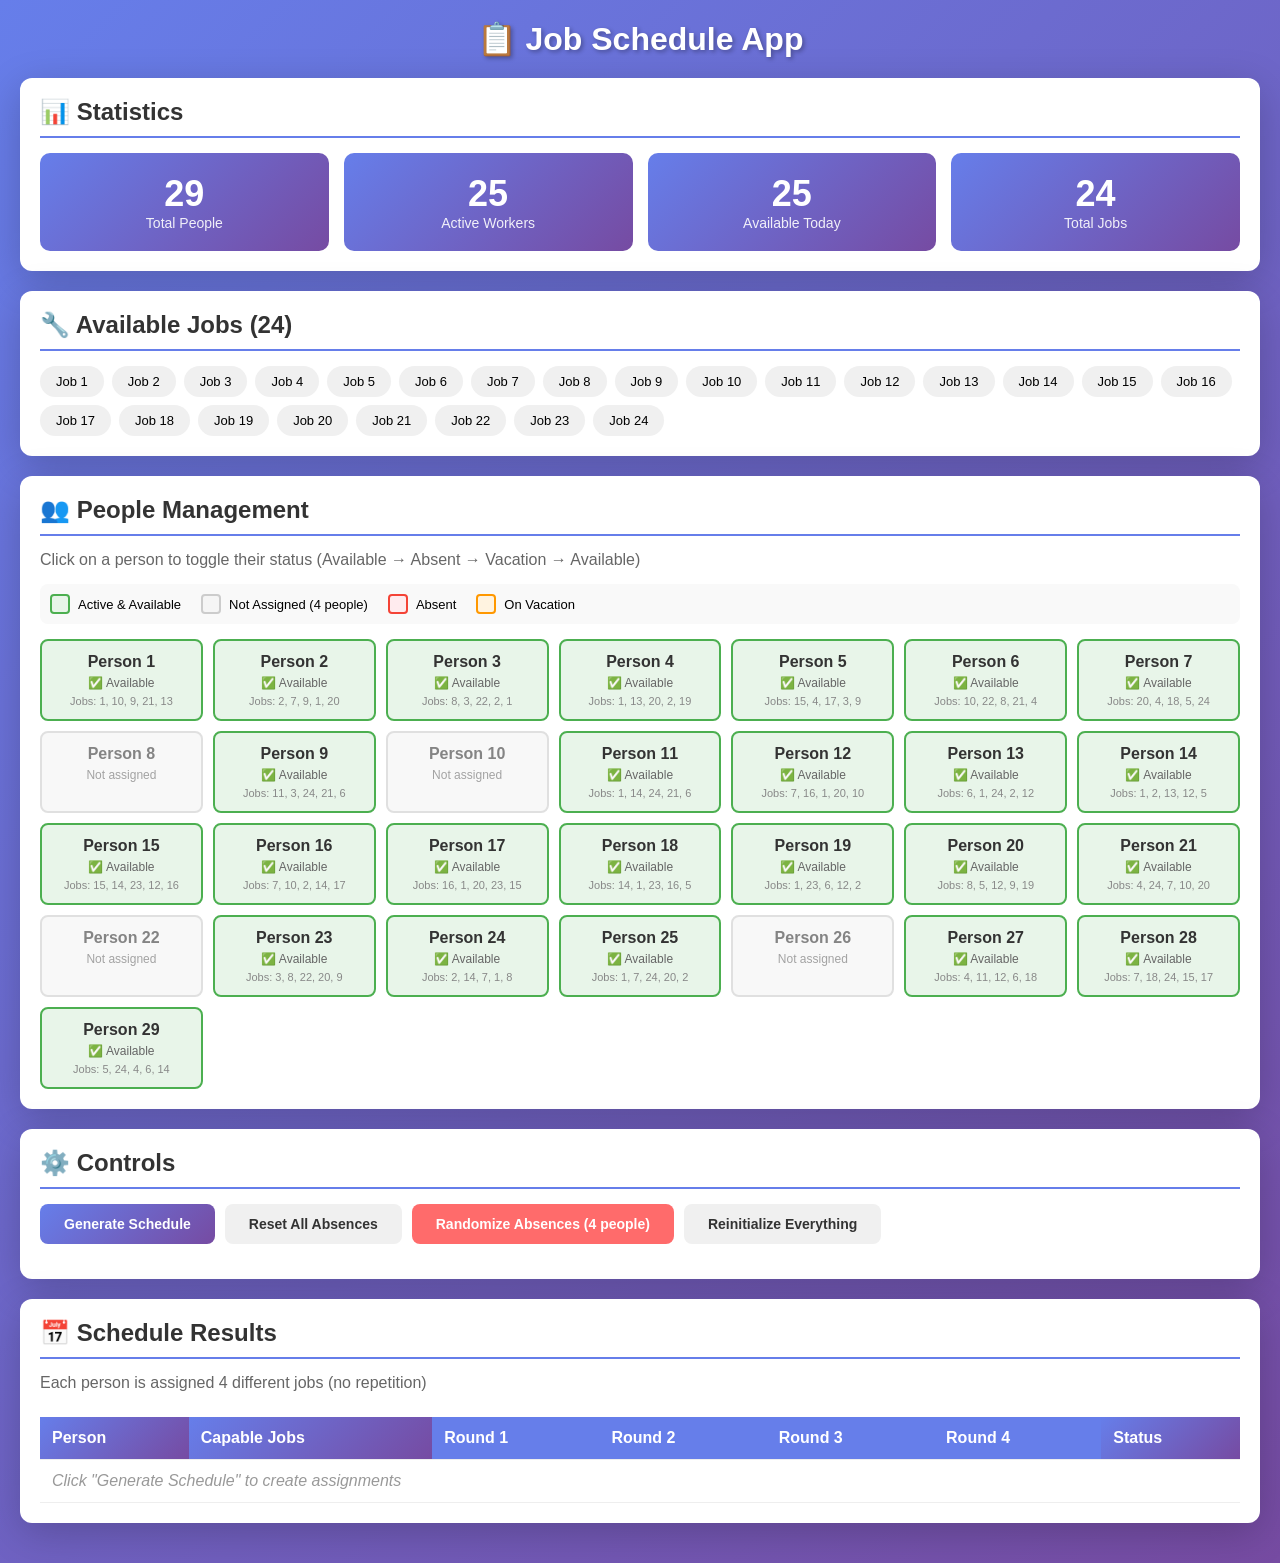
<file: job-scheduler/index.html>
<!DOCTYPE html>
<html lang="en">
<head>
    <meta charset="UTF-8">
    <meta name="viewport" content="width=device-width, initial-scale=1.0">
    <title>Job Schedule App</title>
    <style>
        * {
            box-sizing: border-box;
            margin: 0;
            padding: 0;
        }

        body {
            font-family: 'Segoe UI', Tahoma, Geneva, Verdana, sans-serif;
            background: linear-gradient(135deg, #667eea 0%, #764ba2 100%);
            min-height: 100vh;
            padding: 20px;
        }

        .container {
            max-width: 1400px;
            margin: 0 auto;
        }

        h1 {
            text-align: center;
            color: white;
            margin-bottom: 20px;
            text-shadow: 2px 2px 4px rgba(0,0,0,0.3);
        }

        .panel {
            background: white;
            border-radius: 12px;
            padding: 20px;
            margin-bottom: 20px;
            box-shadow: 0 10px 40px rgba(0,0,0,0.2);
        }

        .panel h2 {
            color: #333;
            margin-bottom: 15px;
            border-bottom: 2px solid #667eea;
            padding-bottom: 10px;
        }

        .controls {
            display: flex;
            gap: 10px;
            flex-wrap: wrap;
            margin-bottom: 15px;
        }

        button {
            padding: 12px 24px;
            border: none;
            border-radius: 8px;
            cursor: pointer;
            font-size: 14px;
            font-weight: 600;
            transition: all 0.3s ease;
        }

        .btn-primary {
            background: linear-gradient(135deg, #667eea 0%, #764ba2 100%);
            color: white;
        }

        .btn-primary:hover {
            transform: translateY(-2px);
            box-shadow: 0 5px 20px rgba(102, 126, 234, 0.4);
        }

        .btn-secondary {
            background: #f0f0f0;
            color: #333;
        }

        .btn-secondary:hover {
            background: #e0e0e0;
        }

        .btn-danger {
            background: #ff6b6b;
            color: white;
        }

        .btn-danger:hover {
            background: #ee5a5a;
        }

        .people-grid {
            display: grid;
            grid-template-columns: repeat(auto-fill, minmax(150px, 1fr));
            gap: 10px;
            margin-top: 15px;
        }

        .person-card {
            padding: 12px;
            border-radius: 8px;
            text-align: center;
            cursor: pointer;
            transition: all 0.3s ease;
            border: 2px solid transparent;
        }

        .person-card.active {
            background: #e8f5e9;
            border-color: #4caf50;
        }

        .person-card.inactive {
            background: #f5f5f5;
            border-color: #ccc;
            opacity: 0.6;
        }

        .person-card.absent {
            background: #ffebee;
            border-color: #f44336;
        }

        .person-card.vacation {
            background: #fff3e0;
            border-color: #ff9800;
        }

        .person-card:hover {
            transform: scale(1.05);
        }

        .person-name {
            font-weight: 600;
            color: #333;
        }

        .person-status {
            font-size: 12px;
            color: #666;
            margin-top: 5px;
        }

        .person-jobs {
            font-size: 11px;
            color: #888;
            margin-top: 5px;
        }

        .legend {
            display: flex;
            gap: 20px;
            flex-wrap: wrap;
            margin-top: 15px;
            padding: 10px;
            background: #f9f9f9;
            border-radius: 8px;
        }

        .legend-item {
            display: flex;
            align-items: center;
            gap: 8px;
            font-size: 13px;
        }

        .legend-color {
            width: 20px;
            height: 20px;
            border-radius: 4px;
        }

        table {
            width: 100%;
            border-collapse: collapse;
            margin-top: 15px;
        }

        th, td {
            padding: 12px;
            text-align: left;
            border-bottom: 1px solid #eee;
        }

        th {
            background: linear-gradient(135deg, #667eea 0%, #764ba2 100%);
            color: white;
            font-weight: 600;
        }

        tr:hover {
            background: #f5f5f5;
        }

        .job-badge {
            display: inline-block;
            padding: 4px 10px;
            border-radius: 20px;
            font-size: 12px;
            margin: 2px;
            background: #e3f2fd;
            color: #1976d2;
        }

        .job-badge.assigned {
            background: #c8e6c9;
            color: #2e7d32;
        }

        .no-assignment {
            color: #999;
            font-style: italic;
        }

        .stats {
            display: grid;
            grid-template-columns: repeat(auto-fit, minmax(200px, 1fr));
            gap: 15px;
            margin-top: 15px;
        }

        .stat-card {
            background: linear-gradient(135deg, #667eea 0%, #764ba2 100%);
            color: white;
            padding: 20px;
            border-radius: 10px;
            text-align: center;
        }

        .stat-number {
            font-size: 36px;
            font-weight: bold;
        }

        .stat-label {
            font-size: 14px;
            opacity: 0.9;
        }

        .jobs-list {
            display: flex;
            flex-wrap: wrap;
            gap: 8px;
            margin-top: 10px;
        }

        .job-item {
            padding: 8px 16px;
            background: #f0f0f0;
            border-radius: 20px;
            font-size: 13px;
        }

        .schedule-table-container {
            overflow-x: auto;
        }

        .round-header {
            background: #667eea !important;
        }

        @media (max-width: 768px) {
            .people-grid {
                grid-template-columns: repeat(auto-fill, minmax(120px, 1fr));
            }
        }
    </style>
</head>
<body>
    <div class="container">
        <h1>📋 Job Schedule App</h1>

        <!-- Stats Panel -->
        <div class="panel">
            <h2>📊 Statistics</h2>
            <div class="stats" id="stats">
                <div class="stat-card">
                    <div class="stat-number" id="total-people">29</div>
                    <div class="stat-label">Total People</div>
                </div>
                <div class="stat-card">
                    <div class="stat-number" id="active-workers">25</div>
                    <div class="stat-label">Active Workers</div>
                </div>
                <div class="stat-card">
                    <div class="stat-number" id="available-workers">25</div>
                    <div class="stat-label">Available Today</div>
                </div>
                <div class="stat-card">
                    <div class="stat-number" id="total-jobs">24</div>
                    <div class="stat-label">Total Jobs</div>
                </div>
            </div>
        </div>

        <!-- Jobs Panel -->
        <div class="panel">
            <h2>🔧 Available Jobs (24)</h2>
            <div class="jobs-list" id="jobs-list"></div>
        </div>

        <!-- People Panel -->
        <div class="panel">
            <h2>👥 People Management</h2>
            <p style="color: #666; margin-bottom: 10px;">Click on a person to toggle their status (Available → Absent → Vacation → Available)</p>
            <div class="legend">
                <div class="legend-item">
                    <div class="legend-color" style="background: #e8f5e9; border: 2px solid #4caf50;"></div>
                    <span>Active & Available</span>
                </div>
                <div class="legend-item">
                    <div class="legend-color" style="background: #f5f5f5; border: 2px solid #ccc;"></div>
                    <span>Not Assigned (4 people)</span>
                </div>
                <div class="legend-item">
                    <div class="legend-color" style="background: #ffebee; border: 2px solid #f44336;"></div>
                    <span>Absent</span>
                </div>
                <div class="legend-item">
                    <div class="legend-color" style="background: #fff3e0; border: 2px solid #ff9800;"></div>
                    <span>On Vacation</span>
                </div>
            </div>
            <div class="people-grid" id="people-grid"></div>
        </div>

        <!-- Controls Panel -->
        <div class="panel">
            <h2>⚙️ Controls</h2>
            <div class="controls">
                <button class="btn-primary" onclick="generateSchedule()">Generate Schedule</button>
                <button class="btn-secondary" onclick="resetAbsences()">Reset All Absences</button>
                <button class="btn-danger" onclick="randomizeAbsences()">Randomize Absences (4 people)</button>
                <button class="btn-secondary" onclick="reinitialize()">Reinitialize Everything</button>
            </div>
        </div>

        <!-- Schedule Results Panel -->
        <div class="panel">
            <h2>📅 Schedule Results</h2>
            <p style="color: #666; margin-bottom: 10px;">Each person is assigned 4 different jobs (no repetition)</p>
            <div class="schedule-table-container">
                <table id="schedule-table">
                    <thead>
                        <tr>
                            <th>Person</th>
                            <th>Capable Jobs</th>
                            <th class="round-header">Round 1</th>
                            <th class="round-header">Round 2</th>
                            <th class="round-header">Round 3</th>
                            <th class="round-header">Round 4</th>
                            <th>Status</th>
                        </tr>
                    </thead>
                    <tbody id="schedule-body">
                    </tbody>
                </table>
            </div>
        </div>
    </div>

    <script>
        // Configuration
        const TOTAL_PEOPLE = 29;
        const ACTIVE_WORKERS = 25;
        const TOTAL_JOBS = 24;
        const JOBS_PER_PERSON = 5;
        const ROUNDS = 4;

        // State
        let people = [];
        let jobs = [];
        let schedule = [];

        // Initialize the application
        function init() {
            // Create 24 jobs
            jobs = [];
            for (let i = 1; i <= TOTAL_JOBS; i++) {
                jobs.push({
                    id: i,
                    name: `Job ${i}`
                });
            }

            // Create 29 people
            people = [];
            for (let i = 1; i <= TOTAL_PEOPLE; i++) {
                people.push({
                    id: i,
                    name: `Person ${i}`,
                    isActiveWorker: false,
                    capableJobs: [],
                    status: 'available' // available, absent, vacation
                });
            }

            // Randomly select 25 people to be active workers
            const shuffledIndices = [...Array(TOTAL_PEOPLE).keys()].sort(() => Math.random() - 0.5);
            const activeIndices = shuffledIndices.slice(0, ACTIVE_WORKERS);

            activeIndices.forEach(index => {
                people[index].isActiveWorker = true;
                // Randomly assign 5 jobs to each active worker
                const shuffledJobs = [...jobs].sort(() => Math.random() - 0.5);
                people[index].capableJobs = shuffledJobs.slice(0, JOBS_PER_PERSON).map(j => j.id);
            });

            renderAll();
        }

        // Render all UI components
        function renderAll() {
            renderJobs();
            renderPeople();
            renderStats();
            clearSchedule();
        }

        // Render jobs list
        function renderJobs() {
            const container = document.getElementById('jobs-list');
            container.innerHTML = jobs.map(job =>
                `<div class="job-item">${job.name}</div>`
            ).join('');
        }

        // Render people grid
        function renderPeople() {
            const container = document.getElementById('people-grid');
            container.innerHTML = people.map(person => {
                let statusClass = person.isActiveWorker ? 'active' : 'inactive';
                if (person.isActiveWorker) {
                    if (person.status === 'absent') statusClass = 'absent';
                    else if (person.status === 'vacation') statusClass = 'vacation';
                }

                let statusText = '';
                if (!person.isActiveWorker) {
                    statusText = 'Not assigned';
                } else if (person.status === 'absent') {
                    statusText = '❌ Absent';
                } else if (person.status === 'vacation') {
                    statusText = '🏖️ Vacation';
                } else {
                    statusText = '✅ Available';
                }

                const jobsText = person.isActiveWorker
                    ? `Jobs: ${person.capableJobs.join(', ')}`
                    : '';

                return `
                    <div class="person-card ${statusClass}" onclick="togglePersonStatus(${person.id})">
                        <div class="person-name">${person.name}</div>
                        <div class="person-status">${statusText}</div>
                        <div class="person-jobs">${jobsText}</div>
                    </div>
                `;
            }).join('');
        }

        // Toggle person status
        function togglePersonStatus(personId) {
            const person = people.find(p => p.id === personId);
            if (!person || !person.isActiveWorker) return;

            const states = ['available', 'absent', 'vacation'];
            const currentIndex = states.indexOf(person.status);
            person.status = states[(currentIndex + 1) % states.length];

            renderPeople();
            renderStats();
        }

        // Render statistics
        function renderStats() {
            document.getElementById('total-people').textContent = TOTAL_PEOPLE;
            document.getElementById('active-workers').textContent = ACTIVE_WORKERS;
            document.getElementById('total-jobs').textContent = TOTAL_JOBS;

            const availableCount = people.filter(p => p.isActiveWorker && p.status === 'available').length;
            document.getElementById('available-workers').textContent = availableCount;
        }

        // Clear schedule table
        function clearSchedule() {
            document.getElementById('schedule-body').innerHTML = `
                <tr>
                    <td colspan="7" class="no-assignment">Click "Generate Schedule" to create assignments</td>
                </tr>
            `;
        }

        // Generate schedule
        function generateSchedule() {
            const availableWorkers = people.filter(p => p.isActiveWorker && p.status === 'available');

            if (availableWorkers.length === 0) {
                alert('No available workers! Please make sure at least one worker is available.');
                return;
            }

            // For each worker, assign 4 different jobs from their capable jobs
            schedule = availableWorkers.map(worker => {
                const assignedJobs = [];
                const availableJobs = [...worker.capableJobs];

                // Assign up to 4 jobs without repetition
                for (let round = 0; round < ROUNDS && availableJobs.length > 0; round++) {
                    const randomIndex = Math.floor(Math.random() * availableJobs.length);
                    assignedJobs.push(availableJobs[randomIndex]);
                    availableJobs.splice(randomIndex, 1);
                }

                return {
                    person: worker,
                    assignments: assignedJobs
                };
            });

            renderSchedule();
        }

        // Render schedule table
        function renderSchedule() {
            const tbody = document.getElementById('schedule-body');

            // Include all active workers in the table
            const activeWorkers = people.filter(p => p.isActiveWorker);

            tbody.innerHTML = activeWorkers.map(worker => {
                const workerSchedule = schedule.find(s => s.person.id === worker.id);

                let statusBadge = '';
                let roundsHtml = '';

                if (worker.status === 'absent') {
                    statusBadge = '<span style="color: #f44336;">❌ Absent</span>';
                    roundsHtml = '<td colspan="4" class="no-assignment">Not available - Absent</td>';
                } else if (worker.status === 'vacation') {
                    statusBadge = '<span style="color: #ff9800;">🏖️ Vacation</span>';
                    roundsHtml = '<td colspan="4" class="no-assignment">Not available - On Vacation</td>';
                } else if (workerSchedule) {
                    statusBadge = '<span style="color: #4caf50;">✅ Scheduled</span>';
                    roundsHtml = [0, 1, 2, 3].map(round => {
                        if (workerSchedule.assignments[round]) {
                            return `<td><span class="job-badge assigned">Job ${workerSchedule.assignments[round]}</span></td>`;
                        }
                        return `<td class="no-assignment">-</td>`;
                    }).join('');
                } else {
                    statusBadge = '<span style="color: #999;">⏳ Pending</span>';
                    roundsHtml = '<td colspan="4" class="no-assignment">Generate schedule to assign</td>';
                }

                const capableJobsBadges = worker.capableJobs
                    .map(j => `<span class="job-badge">Job ${j}</span>`)
                    .join('');

                // Adjust column span for absent/vacation
                if (worker.status === 'absent' || worker.status === 'vacation' || !workerSchedule) {
                    return `
                        <tr>
                            <td><strong>${worker.name}</strong></td>
                            <td>${capableJobsBadges}</td>
                            ${roundsHtml}
                            <td>${statusBadge}</td>
                        </tr>
                    `;
                }

                return `
                    <tr>
                        <td><strong>${worker.name}</strong></td>
                        <td>${capableJobsBadges}</td>
                        ${roundsHtml}
                        <td>${statusBadge}</td>
                    </tr>
                `;
            }).join('');

            // Add non-active workers at the bottom
            const inactiveWorkers = people.filter(p => !p.isActiveWorker);
            if (inactiveWorkers.length > 0) {
                tbody.innerHTML += inactiveWorkers.map(worker => `
                    <tr style="opacity: 0.5;">
                        <td><strong>${worker.name}</strong></td>
                        <td class="no-assignment">No jobs assigned</td>
                        <td colspan="4" class="no-assignment">Not an active worker</td>
                        <td><span style="color: #999;">N/A</span></td>
                    </tr>
                `).join('');
            }
        }

        // Reset all absences
        function resetAbsences() {
            people.forEach(person => {
                if (person.isActiveWorker) {
                    person.status = 'available';
                }
            });
            renderPeople();
            renderStats();
            clearSchedule();
        }

        // Randomize absences (3-5 people)
        function randomizeAbsences() {
            resetAbsences();

            const activeWorkers = people.filter(p => p.isActiveWorker);
            const numAbsent = 4; // Always 4 people

            const shuffled = [...activeWorkers].sort(() => Math.random() - 0.5);
            const toMarkAbsent = shuffled.slice(0, numAbsent);

            toMarkAbsent.forEach(worker => {
                // Randomly choose between absent and vacation
                worker.status = Math.random() > 0.5 ? 'absent' : 'vacation';
            });

            renderPeople();
            renderStats();
            clearSchedule();
        }

        // Reinitialize everything
        function reinitialize() {
            if (confirm('This will reset all data and randomize job assignments. Continue?')) {
                init();
            }
        }

        // Initialize on page load
        document.addEventListener('DOMContentLoaded', init);
    </script>
</body>
</html>
</file>
